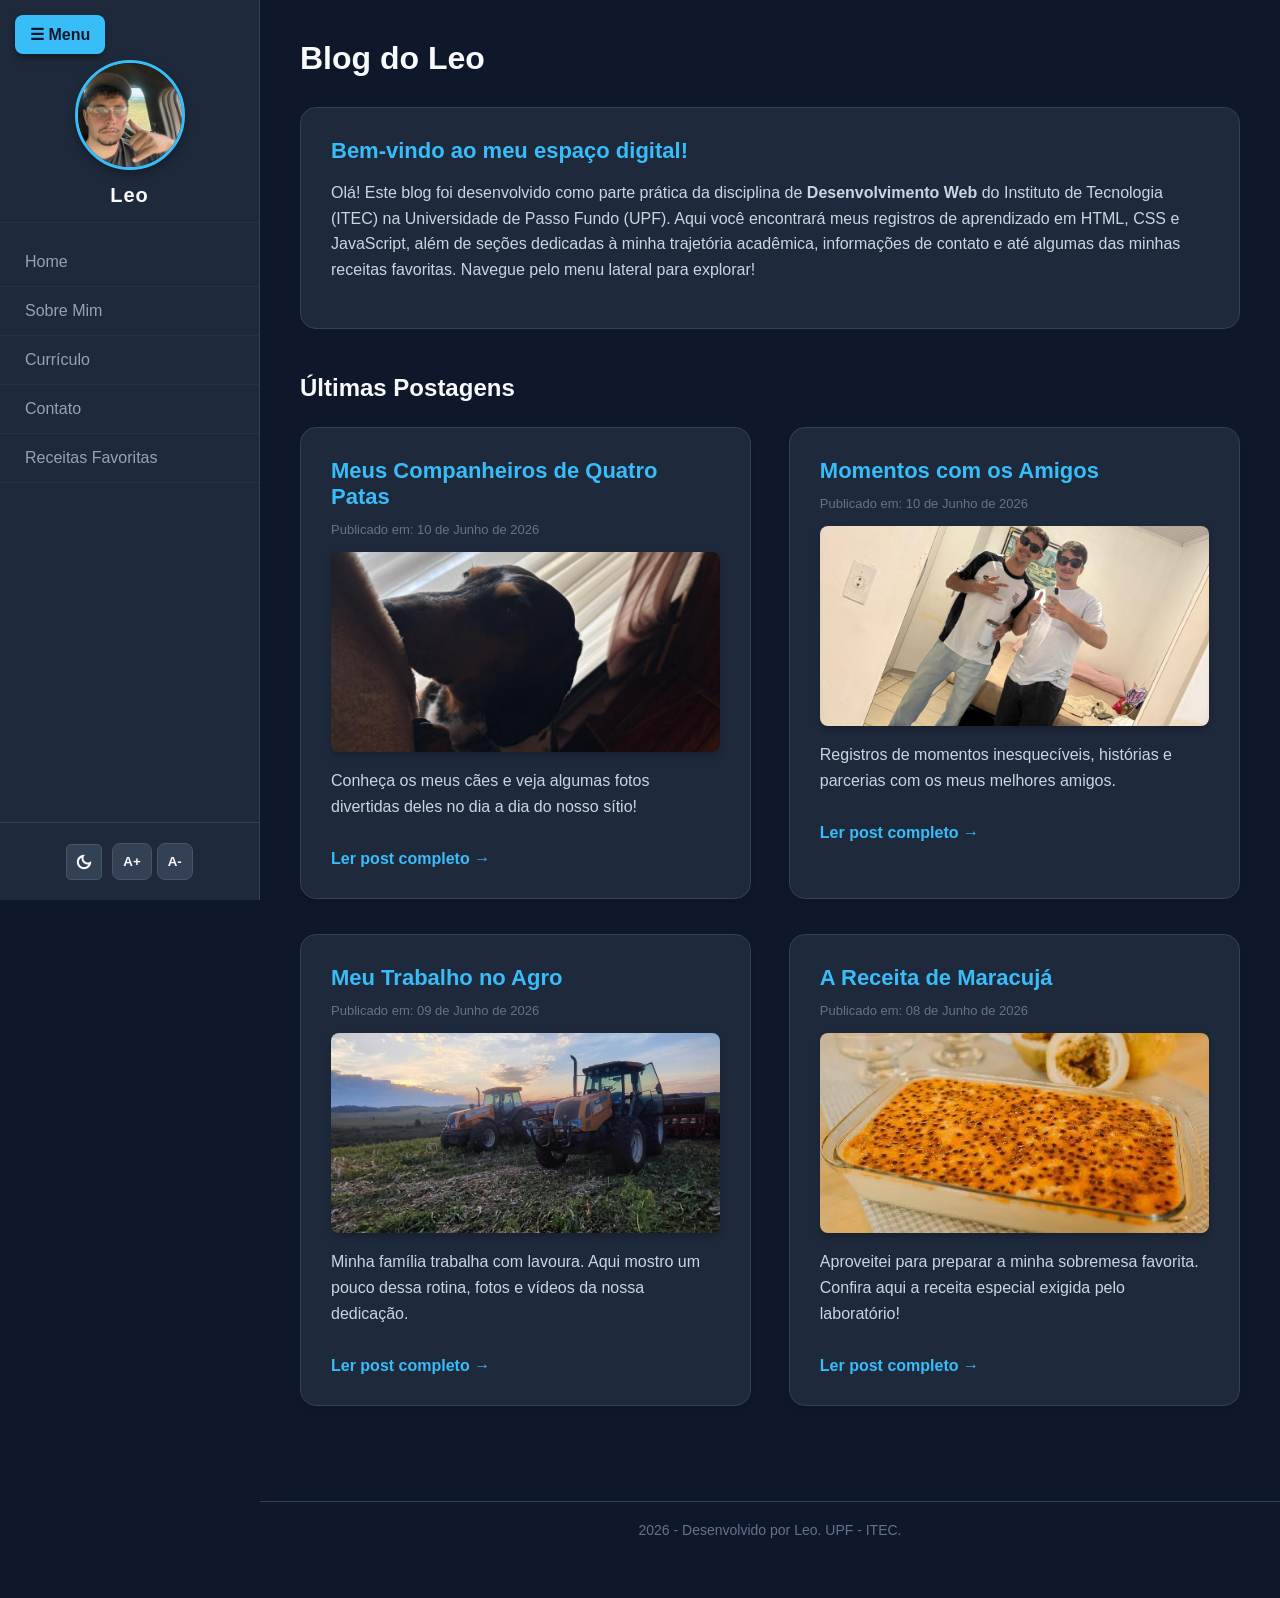
<file: index.html>
<!DOCTYPE html>
<html lang="en">
<head>
    <meta charset="UTF-8">
    <meta name="viewport" content="width=device-width, initial-scale=1.0">
    <title>Blog so Leo</title>
        <link rel="icon" type="image/png" href="./assets/marcos.jpg">
  <link rel="stylesheet" href="./css/styles.css">
  <link rel="stylesheet" href="https://fonts.googleapis.com/css2?family=Material+Symbols+Outlined:opsz,wght,FILL,GRAD@24,400,0,0" />
</head>
<body>
<button id="btn-menu" class="btn-menu-toggle">☰ Menu</button>

<nav class="navbar">
       <div class="perfil-menu">
        <img src="./assets/leo.jpeg" alt="Foto do Leo" class="foto-perfil-menu">
        <h3>Leo</h3>
    </div>
    <a href="index.html">Home</a>
    <a href="about.html">Sobre Mim</a>
    <a href="curriculum.html">Currículo</a>
    <a href="contact.html">Contato</a>
    <a href="receitas.html">Receitas Favoritas</a>

    <div class="controles-acessibilidade">
       <button id="btn-dark-mode" class="material-symbols-outlined">dark_mode</button>
      <div class="botoes-fonte">
            <button id="btn-aumentar">A+</button>
            <button id="btn-diminuir">A-</button>
        </div>
    </div>
</nav>

<header>
    <h1>Blog do Leo</h1>

</header>

<main class="container">
    
<section class="introducao-blog">
        <h2>Bem-vindo ao meu espaço digital!</h2>
        <p>
            Olá! Este blog foi desenvolvido como parte prática da disciplina de <b>Desenvolvimento Web</b> 
            do Instituto de Tecnologia (ITEC) na Universidade de Passo Fundo (UPF). 
            Aqui você encontrará meus registros de aprendizado em HTML, CSS e JavaScript, 
            além de seções dedicadas à minha trajetória acadêmica, informações de contato e até 
            algumas das minhas receitas favoritas. Navegue pelo menu lateral para explorar!
        </p>
    </section>

    <h2 class="titulo-feed">Últimas Postagens</h2>
       <article class="post-card">
        <h3>Meus Companheiros de Quatro Patas</h3>
        <span class="data-post">Publicado em: 10 de Junho de 2026</span>
        <img src="./assets/dog/teo8.jpg" alt="Foto do meu cachorro Theodoro" class="imagem-post imagem-capa-post">
        <p>Conheça os meus cães e veja algumas fotos divertidas deles no dia a dia do nosso sítio!</p>
        <a href="./caes.html" class="link-card-inteiro">Ler post completo →</a>
    </article>

    <article class="post-card">
        <h3>Momentos com os Amigos</h3>
        <span class="data-post">Publicado em: 10 de Junho de 2026</span>
        <img src="./assets/os mano/3.jpg" alt="Foto com os amigos" class="imagem-post imagem-capa-post">
        <p>Registros de momentos inesquecíveis, histórias e parcerias com os meus melhores amigos.</p>
        <a href="./amigos.html" class="link-card-inteiro">Ler post completo →</a>
    </article>

    <article class="post-card">
        <h3>Meu Trabalho no Agro</h3>
        <span class="data-post">Publicado em: 09 de Junho de 2026</span>
        <img src="assets/trabaio/3.jpg" alt="Foto do trabalho no agro" class="imagem-post imagem-capa-post">
        <p>Minha família trabalha com lavoura. Aqui mostro um pouco dessa rotina, fotos e vídeos da nossa dedicação.</p>
        <a href="./trabalho.html" class="link-card-inteiro">Ler post completo →</a>
    </article>

    <article class="post-card">
        <h3>A Receita de Maracujá</h3>
        <span class="data-post">Publicado em: 08 de Junho de 2026</span>
        <img src="./assets/maracuja.png" alt="Foto do mousse de maracujá" class="imagem-post imagem-capa-post">
        <p>Aproveitei para preparar a minha sobremesa favorita. Confira aqui a receita especial exigida pelo laboratório!</p>
        <a href="./maracuja.html" class="link-card-inteiro">Ler post completo →</a>
    </article>
   
</main>

<footer>
    <p> 2026 - Desenvolvido por Leo. UPF - ITEC.</p>
</footer>

<script src="js/script.js"></script>


</body>
</html>
</file>
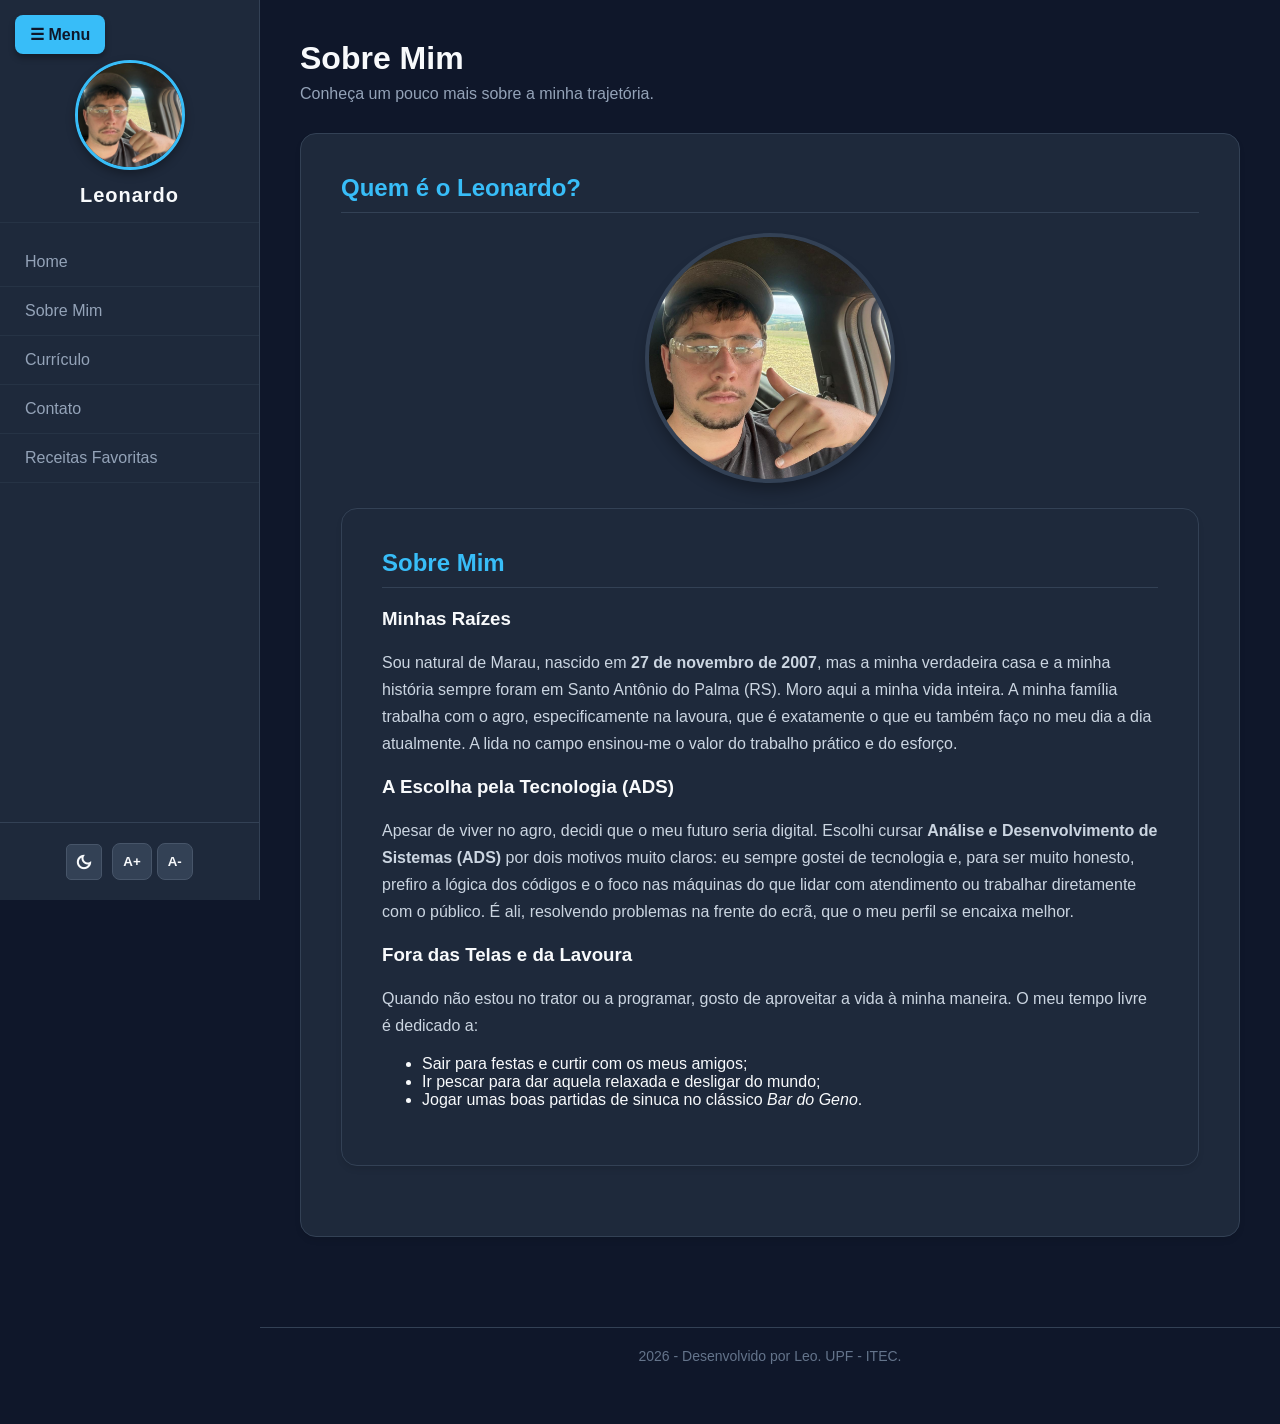
<file: about.html>
<!DOCTYPE html>
<html lang="pt-PT">
<head>
    <meta charset="UTF-8">
    <meta name="viewport" content="width=device-width, initial-scale=1.0">
    <title>Sobre Mim - Blog do Leo</title>
    <link rel="icon" type="image/png" href="./assets/marcos.jpg">
    <link rel="stylesheet" href="./css/styles.css">
    <link rel="stylesheet" href="https://fonts.googleapis.com/css2?family=Material+Symbols+Outlined:opsz,wght,FILL,GRAD@24,400,0,0" />
</head>
<body>
<button id="btn-menu" class="btn-menu-toggle">☰ Menu</button>

<nav class="navbar">
       <div class="perfil-menu">
        <img src="./assets/leo.jpeg" alt="Foto do Leo" class="foto-perfil-menu">
        <h3>Leonardo </h3>
    </div>
    <a href="index.html">Home</a>
    <a href="about.html">Sobre Mim</a>
    <a href="curriculum.html">Currículo</a>
    <a href="contact.html">Contato</a>
    <a href="receitas.html">Receitas Favoritas</a>

 <div class="controles-acessibilidade">
       <button id="btn-dark-mode" class="material-symbols-outlined">dark_mode</button>
      <div class="botoes-fonte">
            <button id="btn-aumentar">A+</button>
            <button id="btn-diminuir">A-</button>
        </div>
    </div>
</nav>
<header>
    <h1>Sobre Mim</h1>
    <p>Conheça um pouco mais sobre a minha trajetória.</p>
</header>

<main class="container">
    <section class="page-card">
        <h2>Quem é o Leonardo?</h2>
        
       <img src="./assets/leo.jpeg" alt="Foto de perfil do Leo" class="foto-perfil-redonda">
        <section class="sobre-mim page-card">
    <h2>Sobre Mim</h2>
    
    <h3>Minhas Raízes</h3>
    <p>
        Sou natural de Marau, nascido em <strong>27 de novembro de 2007</strong>, mas a minha verdadeira casa e a minha história sempre foram em Santo Antônio do Palma (RS). Moro aqui a minha vida inteira. A minha família trabalha com o agro, especificamente na lavoura, que é exatamente o que eu também faço no meu dia a dia atualmente. A lida no campo ensinou-me o valor do trabalho prático e do esforço.
    </p>

    <h3>A Escolha pela Tecnologia (ADS)</h3>
    <p>
        Apesar de viver no agro, decidi que o meu futuro seria digital. Escolhi cursar <strong>Análise e Desenvolvimento de Sistemas (ADS)</strong> por dois motivos muito claros: eu sempre gostei de tecnologia e, para ser muito honesto, prefiro a lógica dos códigos e o foco nas máquinas do que lidar com atendimento ou trabalhar diretamente com o público. É ali, resolvendo problemas na frente do ecrã, que o meu perfil se encaixa melhor.
    </p>

    <h3>Fora das Telas e da Lavoura</h3>
    <p>Quando não estou no trator ou a programar, gosto de aproveitar a vida à minha maneira. O meu tempo livre é dedicado a:</p>
    <ul>
        <li>Sair para festas e curtir com os meus amigos;</li>
        <li>Ir pescar para dar aquela relaxada e desligar do mundo;</li>
        <li>Jogar umas boas partidas de sinuca no clássico <em>Bar do Geno</em>.</li>
    </ul>
</section>
       
    </section>
</main>

<footer>
    <p> 2026 - Desenvolvido por Leo. UPF - ITEC.</p>
</footer>

<script src="js/script.js"></script>
</body>
</html>
</file>
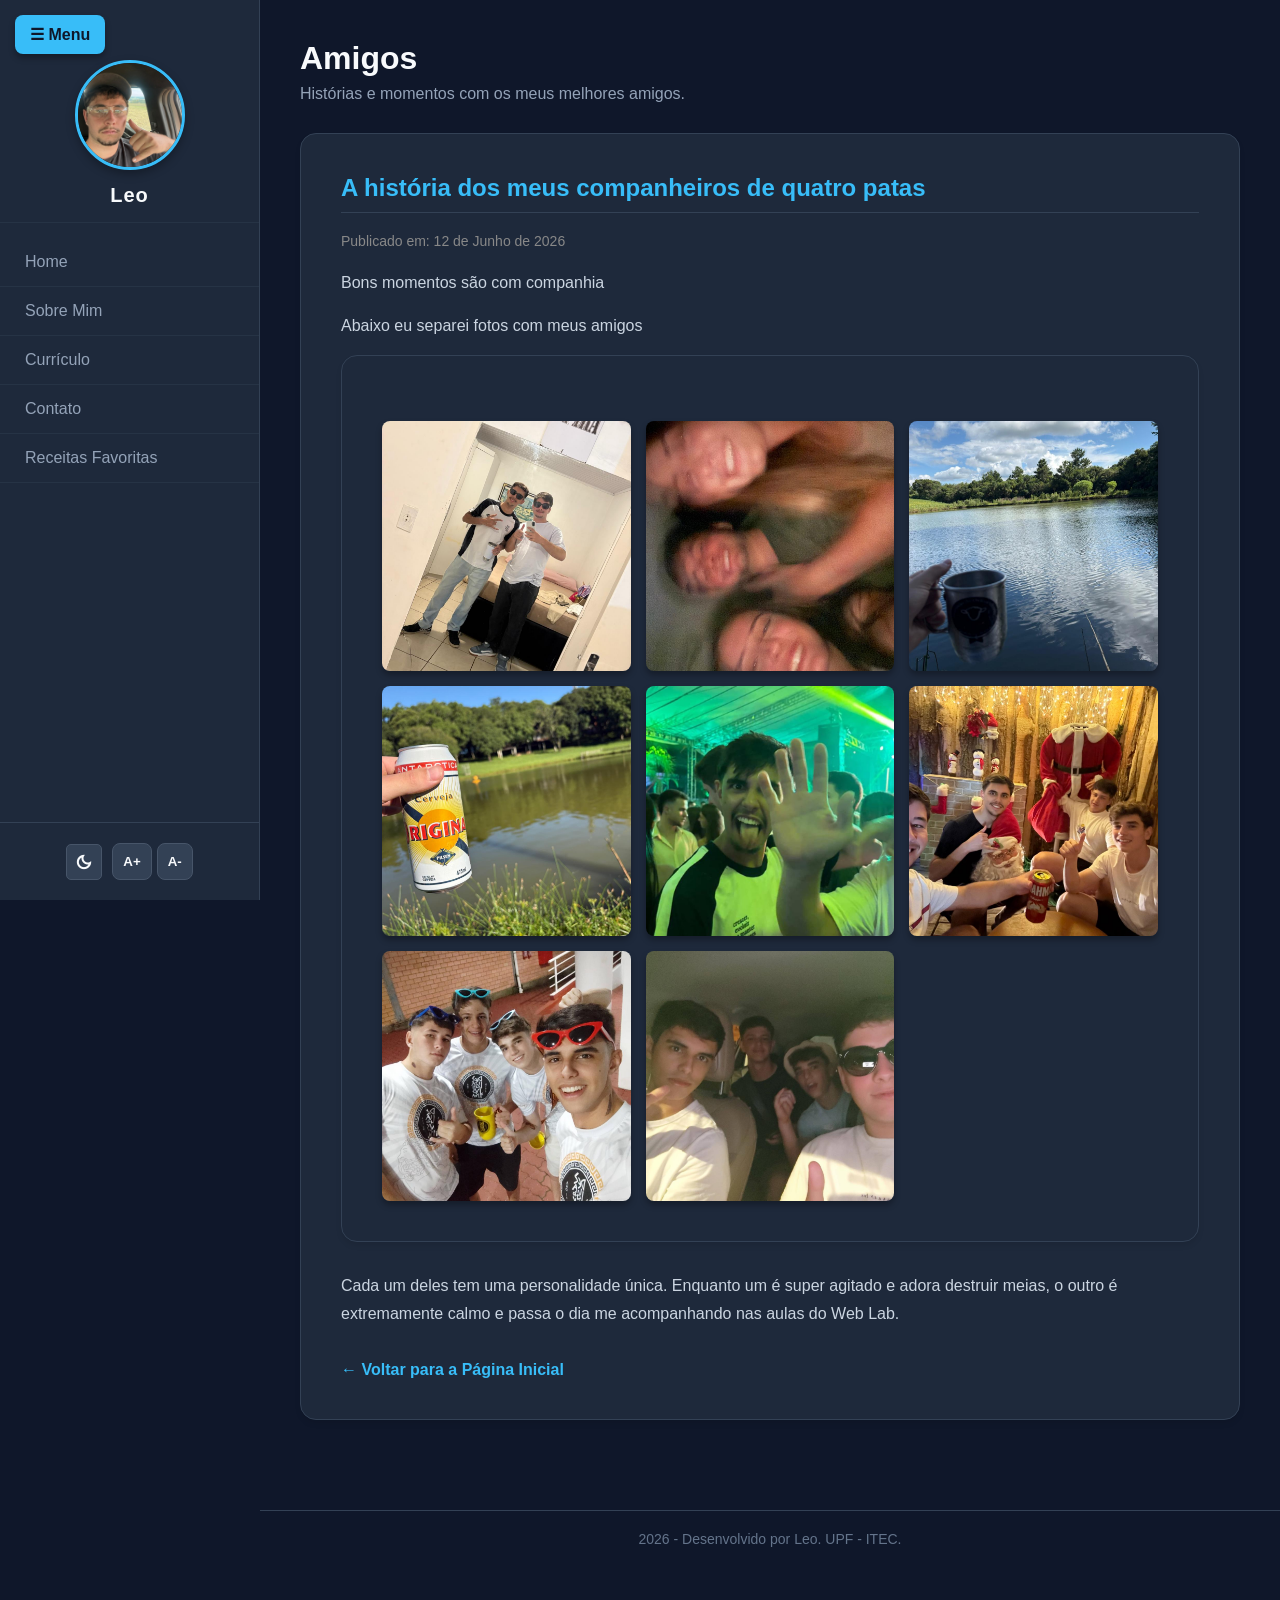
<file: amigos.html>
<!DOCTYPE html>
<html lang="en">
<head>
    <meta charset="UTF-8">
    <meta name="viewport" content="width=device-width, initial-scale=1.0">
    <title>Document</title>
        <link rel="icon" type="image/png" href="./assets/marcos.jpg">
        <link rel="stylesheet" href="./css/styles.css">
        <link rel="stylesheet" href="https://fonts.googleapis.com/css2?family=Material+Symbols+Outlined:opsz,wght,FILL,GRAD@24,400,0,0" />
</head>
<body>
<button id="btn-menu" class="btn-menu-toggle">☰ Menu</button>

<nav class="navbar">
       <div class="perfil-menu">
        <img src="./assets/leo.jpeg" alt="Foto do Leo" class="foto-perfil-menu">
        <h3>Leo</h3>
    </div>
    <a href="index.html">Home</a>
    <a href="about.html">Sobre Mim</a>
    <a href="curriculum.html">Currículo</a>
    <a href="contact.html">Contato</a>
    <a href="receitas.html">Receitas Favoritas</a>

   <div class="controles-acessibilidade">
       <button id="btn-dark-mode" class="material-symbols-outlined">dark_mode</button>
      <div class="botoes-fonte">
            <button id="btn-aumentar">A+</button>
            <button id="btn-diminuir">A-</button>
        </div>
    </div>
</nav>
<header>
    <h1>Amigos</h1>
    <p>Histórias e momentos com os meus melhores amigos.</p>
</header>

<main class="container">
    <section class="page-card">
        <h2>A história dos meus companheiros de quatro patas</h2>
        <span class="data-post" style="color: #888; font-size: 14px; display: block; margin-bottom: 20px;">Publicado em: 12 de Junho de 2026</span>
        
        <p>Bons momentos são com companhia</p>
        
        <p>Abaixo eu separei fotos com meus amigos</p>
        
     
    <article class="page-card">
       
        <!-- A 'super-caixa' da galeria -->
        <section class="galeria-grid">
            <img src="./assets/os mano/3.jpg" alt="Foto do meu cão 1">
             <img src="./assets/os mano/7.jpg" alt="Foto do meu cão 1">
              <img src="./assets/os mano/4.jpg" alt="Foto do meu cão 1">
               <img src="./assets/os mano/12.jpeg" alt="Foto do meu cão 1">
                <img src="./assets/os mano/13.jpg" alt="Foto do meu cão 1">
                 <img src="./assets/os mano/16.jpg" alt="Foto do meu cão 1">
                  <img src="./assets/os mano/18.jpg" alt="Foto do meu cão 1">
                  <img src="./assets/os mano/19.jpg" alt="Foto do meu cão 1">
  
        </section>

    </article>

        
        <p style="margin-top: 25px;">Cada um deles tem uma personalidade única. Enquanto um é super agitado e adora destruir meias, o outro é extremamente calmo e passa o dia me acompanhando nas aulas do Web Lab.</p>
        
        <br>
        <a href="index.html" style="color: #38bdf8; font-weight: bold; text-decoration: none;">← Voltar para a Página Inicial</a>
    </section>
</main>

<footer>
    <p> 2026 - Desenvolvido por Leo. UPF - ITEC.</p>
</footer>

<script src="js/script.js"></script>
</body>
</html>
</file>
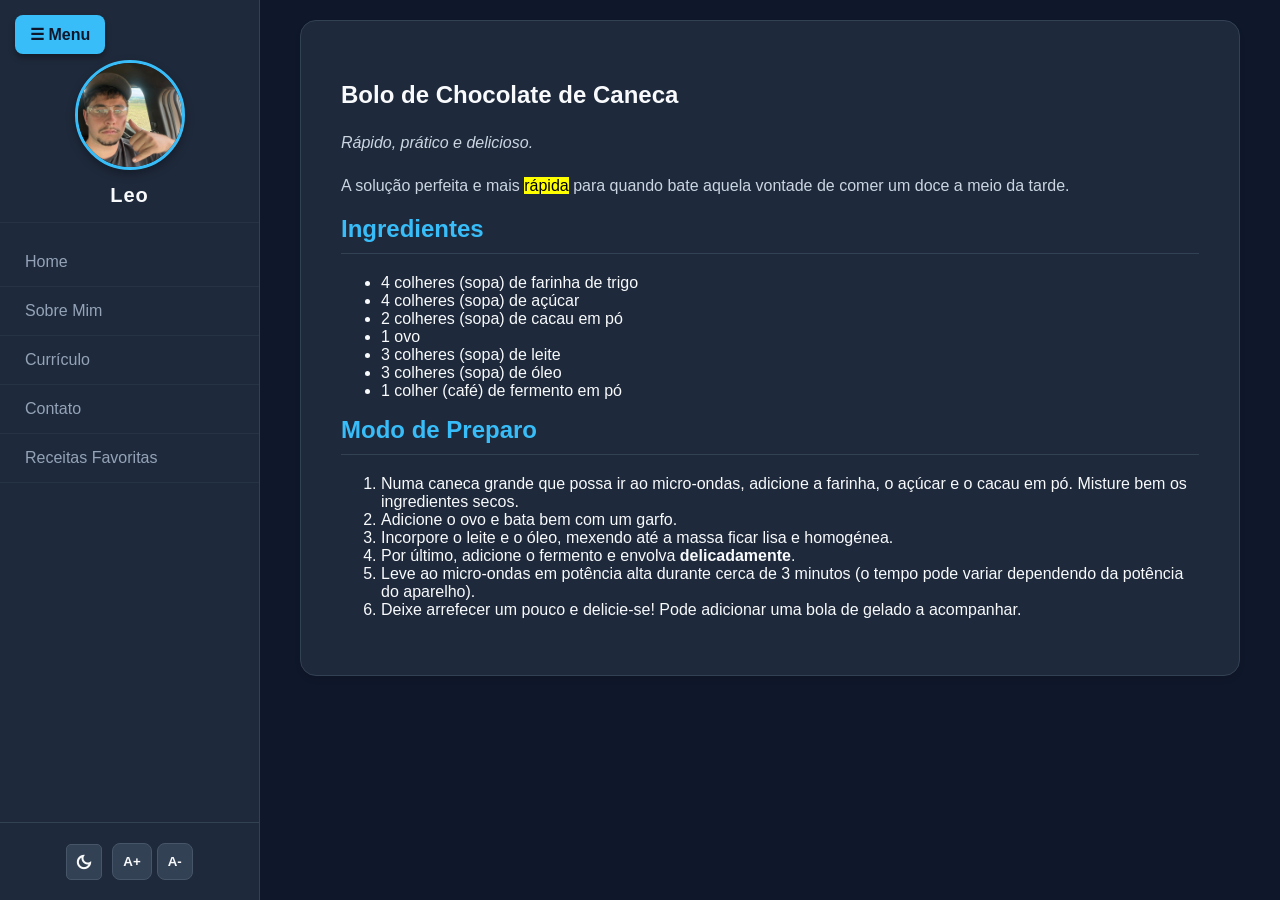
<file: bolo.html>
<!DOCTYPE html>
<html lang="pt-PT">
<head>
    <meta charset="UTF-8">
    <meta name="viewport" content="width=device-width, initial-scale=1.0">
    <title>Bolo de Caneca - Blog do Leo</title>
        <link rel="icon" type="image/png" href="./assets/marcos.jpg">
    <link rel="stylesheet" href="./css/styles.css">
    <link rel="stylesheet" href="https://fonts.googleapis.com/css2?family=Material+Symbols+Outlined:opsz,wght,FILL,GRAD@24,400,0,0" />
</head>
<body>
<button id="btn-menu" class="btn-menu-toggle">☰ Menu</button>
<nav class="navbar">
       <div class="perfil-menu">
        <img src="./assets/leo.jpeg" alt="Foto do Leo" class="foto-perfil-menu">
        <h3>Leo</h3>
    </div>
    <a href="index.html">Home</a>
    <a href="about.html">Sobre Mim</a>
    <a href="curriculum.html">Currículo</a>
    <a href="contact.html">Contato</a>
    <a href="receitas.html">Receitas Favoritas</a>

    <div class="controles-acessibilidade">
       <button id="btn-dark-mode" class="material-symbols-outlined">dark_mode</button>
      <div class="botoes-fonte">
            <button id="btn-aumentar">A+</button>
            <button id="btn-diminuir">A-</button>
        </div>
    </div>
</nav>
<main class="container">
    <section class="page-card">
        
        <h1>Bolo de Chocolate de Caneca</h1>
        
        <p><em>Rápido, prático e delicioso.</em></p>
        
        <p>A solução perfeita e mais <mark style="background-color: yellow;">rápida</mark> para quando bate aquela vontade de comer um doce a meio da tarde.</p>
        
        <h2>Ingredientes</h2>
        
        <ul>
            <li>4 colheres (sopa) de farinha de trigo</li>
            <li>4 colheres (sopa) de açúcar</li>
            <li>2 colheres (sopa) de cacau em pó</li>
            <li>1 ovo</li>
            <li>3 colheres (sopa) de leite</li>
            <li>3 colheres (sopa) de óleo</li>
            <li>1 colher (café) de fermento em pó</li>
        </ul>
        
        <h2>Modo de Preparo</h2>
        
        <ol>
            <li>Numa caneca grande que possa ir ao micro-ondas, adicione a farinha, o açúcar e o cacau em pó. Misture bem os ingredientes secos.</li>
            <li>Adicione o ovo e bata bem com um garfo.</li>
            <li>Incorpore o leite e o óleo, mexendo até a massa ficar lisa e homogénea.</li>
            <li>Por último, adicione o fermento e envolva <strong>delicadamente</strong>.</li>
            <li>Leve ao micro-ondas em potência alta durante cerca de 3 minutos (o tempo pode variar dependendo da potência do aparelho).</li>
            <li>Deixe arrefecer um pouco e delicie-se! Pode adicionar uma bola de gelado a acompanhar.</li>
        </ol>

    </section>
</main>

<script src="js/script.js"></script>

</body>
</html>
</file>
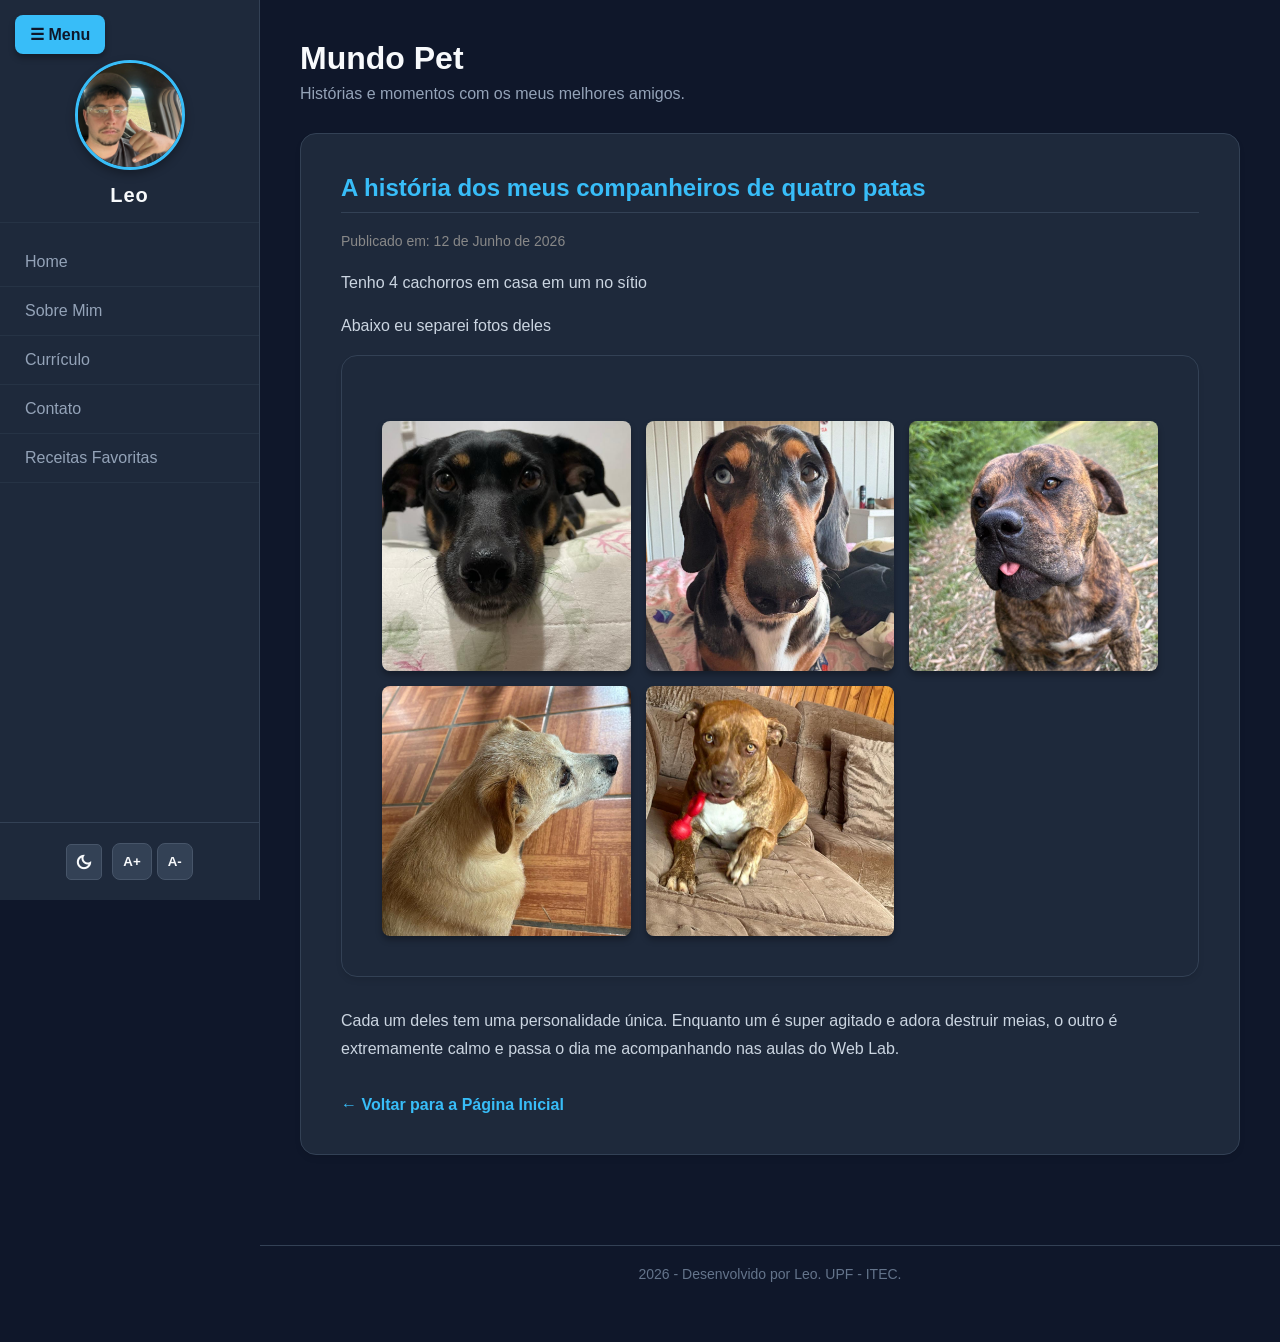
<file: caes.html>
<!DOCTYPE html>
<html lang="pt-PT">
<head>
    <meta charset="UTF-8">
    <meta name="viewport" content="width=device-width, initial-scale=1.0">
    <title>Meus Cães - Blog do Leo</title>
        <link rel="icon" type="image/png" href="./assets/marcos.jpg">
    <link rel="stylesheet" href="./css/styles.css">
    <link rel="stylesheet" href="https://fonts.googleapis.com/css2?family=Material+Symbols+Outlined:opsz,wght,FILL,GRAD@24,400,0,0" />
</head>
<body>

<button id="btn-menu" class="btn-menu-toggle">☰ Menu</button>

<nav class="navbar">
       <div class="perfil-menu">
        <img src="./assets/leo.jpeg" alt="Foto do Leo" class="foto-perfil-menu">
        <h3>Leo</h3>
    </div>
    <a href="index.html">Home</a>
    <a href="about.html">Sobre Mim</a>
    <a href="curriculum.html">Currículo</a>
    <a href="contact.html">Contato</a>
    <a href="receitas.html">Receitas Favoritas</a>

    <div class="controles-acessibilidade">
       <button id="btn-dark-mode" class="material-symbols-outlined">dark_mode</button>
      <div class="botoes-fonte">
            <button id="btn-aumentar">A+</button>
            <button id="btn-diminuir">A-</button>
        </div>
    </div>
</nav>

<header>
    <h1>Mundo Pet</h1>
    <p>Histórias e momentos com os meus melhores amigos.</p>
</header>

<main class="container">
    <section class="page-card">
        <h2>A história dos meus companheiros de quatro patas</h2>
        <span class="data-post" style="color: #888; font-size: 14px; display: block; margin-bottom: 20px;">Publicado em: 12 de Junho de 2026</span>
        
        <p>Tenho 4 cachorros em casa em um no sítio</p>
        
        <p>Abaixo eu separei fotos deles</p>
        
    <article class="page-card">
      

        <!-- A 'super-caixa' da galeria -->
        <section class="galeria-grid">
            <img src="./assets/dog/malu5.jpeg" alt="Foto do meu cão 1">
            <img src="./assets/dog/teo6.jpg" alt="Foto do meu cão 2">
            <img src="./assets/dog/tigrao2.jpg" alt="Foto do meu cão 3">
            <img src="./assets/dog/spike1.jpg" alt="Foto do meu cão 4">
            <img src="./assets/dog/zara2.jpg" alt="Foto do meu cão 5">
        </section>

    </article>

        
        <p style="margin-top: 25px;">Cada um deles tem uma personalidade única. Enquanto um é super agitado e adora destruir meias, o outro é extremamente calmo e passa o dia me acompanhando nas aulas do Web Lab.</p>
        
        <br>
        <a href="index.html" style="color:#38bdf8; font-weight: bold; text-decoration: none;">← Voltar para a Página Inicial</a>
    </section>
</main>

<footer>
    <p> 2026 - Desenvolvido por Leo. UPF - ITEC.</p>
</footer>

<script src="js/script.js"></script>
</body>
</html>
</file>
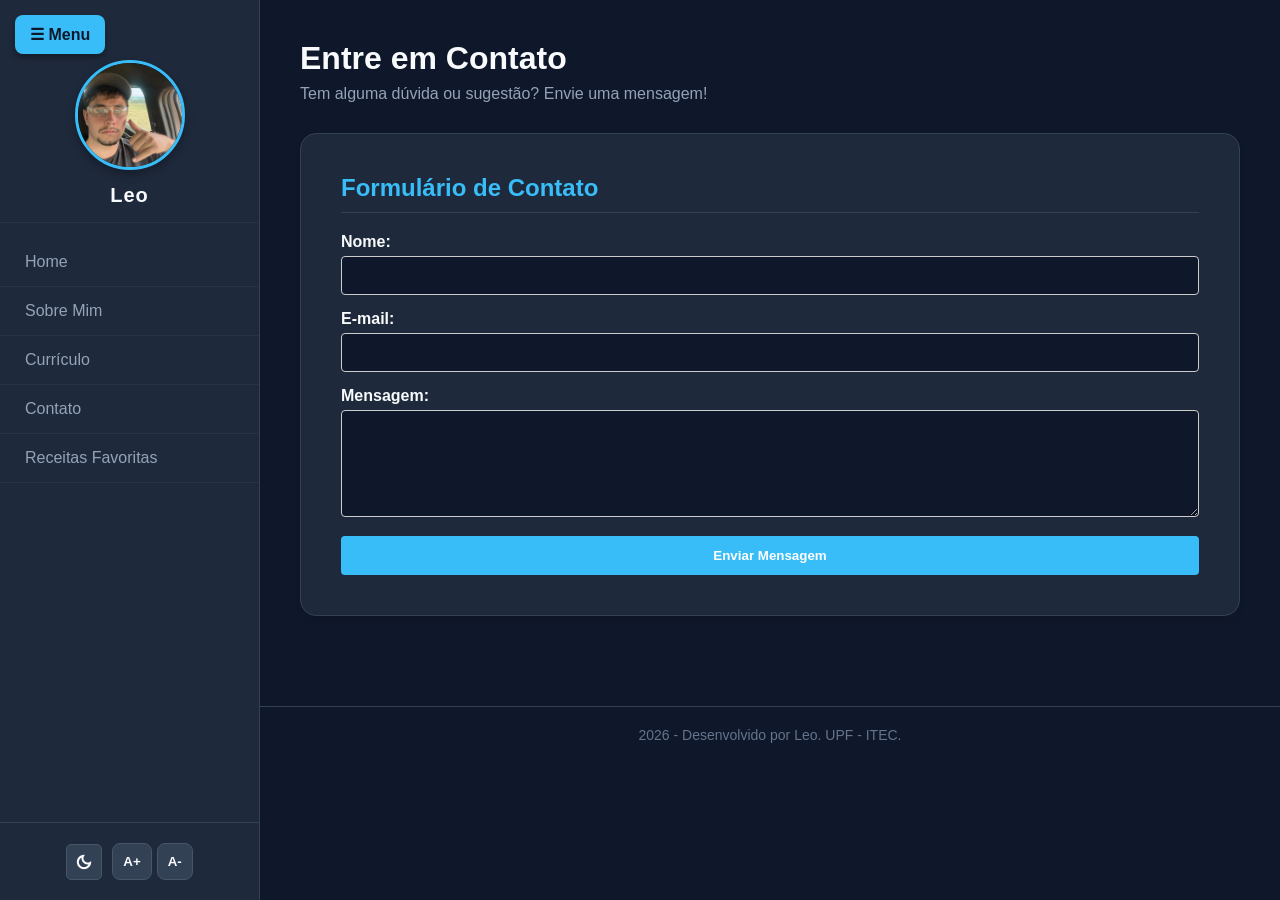
<file: contact.html>
<!DOCTYPE html>
<html lang="pt-PT">
<head>
    <meta charset="UTF-8">
    <meta name="viewport" content="width=device-width, initial-scale=1.0">
    <title>Contato - Blog do Leo</title>
        <link rel="icon" type="image/png" href="./assets/marcos.jpg">
    <link rel="stylesheet" href="./css/styles.css">
    <link rel="stylesheet" href="https://fonts.googleapis.com/css2?family=Material+Symbols+Outlined:opsz,wght,FILL,GRAD@24,400,0,0" />
</head>
<body>
<button id="btn-menu" class="btn-menu-toggle">☰ Menu</button>

<nav class="navbar">
       <div class="perfil-menu">
        <img src="./assets/leo.jpeg" alt="Foto do Leo" class="foto-perfil-menu">
        <h3>Leo</h3>
    </div>
    <a href="index.html">Home</a>
    <a href="about.html">Sobre Mim</a>
    <a href="curriculum.html">Currículo</a>
    <a href="contact.html">Contato</a>
    <a href="receitas.html">Receitas Favoritas</a>

    <div class="controles-acessibilidade">
       <button id="btn-dark-mode" class="material-symbols-outlined">dark_mode</button>
      <div class="botoes-fonte">
            <button id="btn-aumentar">A+</button>
            <button id="btn-diminuir">A-</button>
        </div>
    </div>
</nav>
<header>
    <h1>Entre em Contato</h1>
    <p>Tem alguma dúvida ou sugestão? Envie uma mensagem!</p>
</header>

<main class="container">
    <section class="page-card">
        <h2>Formulário de Contato</h2>
        
        <form id="form-contato" style="display: flex; flex-direction: column; gap: 15px;">
            <div>
                <label style="display: block; margin-bottom: 5px; font-weight: bold;">Nome:</label>
                <input type="text" id="nome" style="width: 100%; padding: 10px; border: 1px solid #ccc; border-radius: 4px;">
            </div>
            
            <div>
                <label style="display: block; margin-bottom: 5px; font-weight: bold;">E-mail:</label>
                <input type="email" id="email" style="width: 100%; padding: 10px; border: 1px solid #ccc; border-radius: 4px;">
            </div>
            
            <div>
                <label style="display: block; margin-bottom: 5px; font-weight: bold;">Mensagem:</label>
                <textarea id="mensagem" rows="5" style="width: 100%; padding: 10px; border: 1px solid #ccc; border-radius: 4px;"></textarea>
            </div>
            
            <button type="submit" style="background-color:  #38bdf8; color: white; padding: 12px; border: none; border-radius: 4px; cursor: pointer; font-weight: bold;">Enviar Mensagem</button>
        </form>
    </section>
</main>

<footer>
    <p> 2026 - Desenvolvido por Leo. UPF - ITEC.</p>
</footer>

<script src="js/script.js"></script>
</body>
</html>
</file>
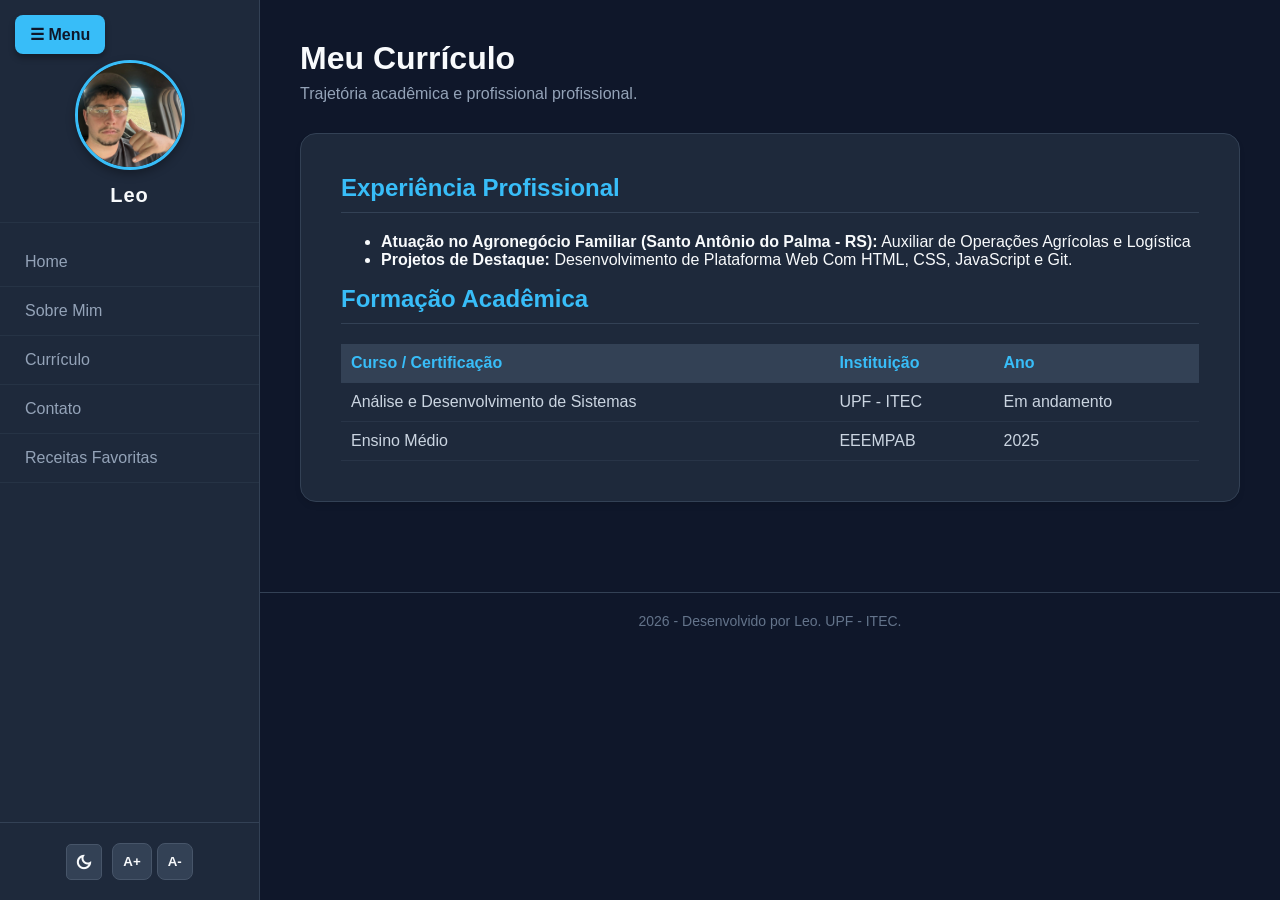
<file: curriculum.html>
<!DOCTYPE html>
<html lang="pt-PT">
<head>
    <meta charset="UTF-8">
    <meta name="viewport" content="width=device-width, initial-scale=1.0">
    <title>Currículo - Blog do Leo</title>
        <link rel="icon" type="image/png" href="./assets/marcos.jpg">
    <link rel="stylesheet" href="./css/styles.css">
    <link rel="stylesheet" href="https://fonts.googleapis.com/css2?family=Material+Symbols+Outlined:opsz,wght,FILL,GRAD@24,400,0,0" />
</head>
<body>

<button id="btn-menu" class="btn-menu-toggle">☰ Menu</button>

<nav class="navbar">
       <div class="perfil-menu">
        <img src="./assets/leo.jpeg" alt="Foto do Leo" class="foto-perfil-menu">
        <h3>Leo</h3>
    </div>
    <a href="index.html">Home</a>
    <a href="about.html">Sobre Mim</a>
    <a href="curriculum.html">Currículo</a>
    <a href="contact.html">Contato</a>
    <a href="receitas.html">Receitas Favoritas</a>

   <div class="controles-acessibilidade">
       <button id="btn-dark-mode" class="material-symbols-outlined">dark_mode</button>
      <div class="botoes-fonte">
            <button id="btn-aumentar">A+</button>
            <button id="btn-diminuir">A-</button>
        </div>
    </div>
</nav>

<header>
    <h1>Meu Currículo</h1>
    <p>Trajetória acadêmica e profissional profissional.</p>
</header>

<main class="container">
    <section class="page-card">
        <h2>Experiência Profissional</h2>
        <ul>
            <li><b>Atuação no Agronegócio Familiar (Santo Antônio do Palma - RS):</b> Auxiliar de Operações Agrícolas e Logística </li>
            <li><b>Projetos de Destaque:</b> Desenvolvimento de Plataforma Web Com HTML, CSS, JavaScript e Git.</li>
        </ul>
        
        <h2>Formação Acadêmica</h2>
        <table style="width: 100%; border-collapse: collapse; margin-top: 15px;">
            <thead>
                <tr style="background-color: #1abc9c; color: white;">
                    <th style="padding: 10px; text-align: left;">Curso / Certificação</th>
                    <th style="padding: 10px; text-align: left;">Instituição</th>
                    <th style="padding: 10px; text-align: left;">Ano</th>
                </tr>
            </thead>
            <tbody>
                <tr style="border-bottom: 1px solid #ddd;">
                    <td style="padding: 10px;">Análise e Desenvolvimento de Sistemas </td>
                    <td style="padding: 10px;">UPF - ITEC</td>
                    <td style="padding: 10px;">Em andamento</td>
                </tr>
                <tr style="border-bottom: 1px solid #ddd;">
                    <td style="padding: 10px;">Ensino Médio </td>
                    <td style="padding: 10px;">EEEMPAB</td>
                    <td style="padding: 10px;">2025</td>
                </tr>
            </tbody>
        </table>
    </section>
</main>

<footer>
    <p> 2026 - Desenvolvido por Leo. UPF - ITEC.</p>
</footer>

<script src="js/script.js"></script>
</body>
</html>
</file>
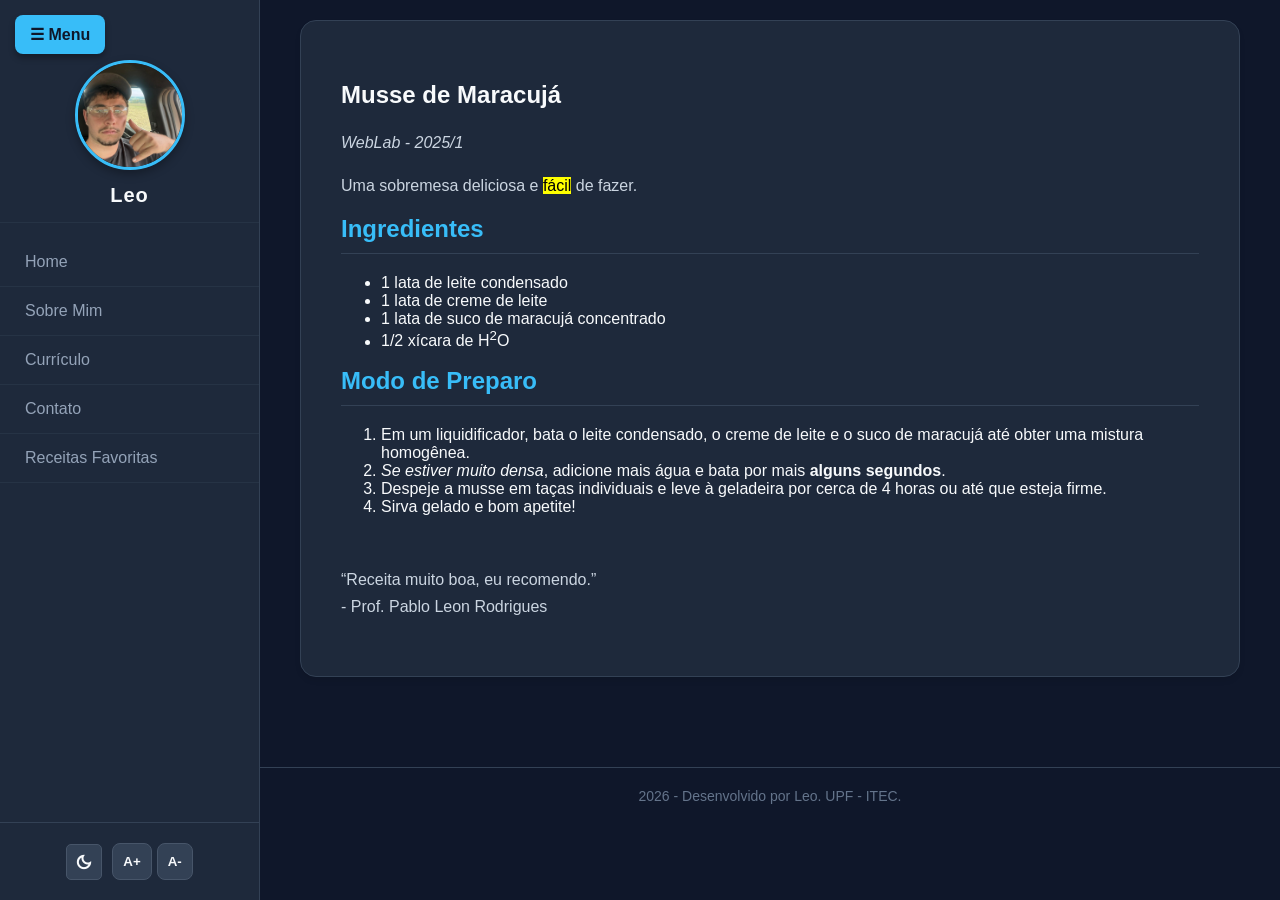
<file: maracuja.html>
<!DOCTYPE html>
<html lang="en">
<head>
    <meta charset="UTF-8">
    <meta name="viewport" content="width=device-width, initial-scale=1.0">
    <title>Document</title>
        <link rel="icon" type="image/png" href="./assets/marcos.jpg">
   <link rel="stylesheet" href="./css/styles.css">
   <link rel="stylesheet" href="https://fonts.googleapis.com/css2?family=Material+Symbols+Outlined:opsz,wght,FILL,GRAD@24,400,0,0" />
</head>
<body>
<button id="btn-menu" class="btn-menu-toggle">☰ Menu</button>

<nav class="navbar">
       <div class="perfil-menu">
        <img src="./assets/leo.jpeg" alt="Foto do Leo" class="foto-perfil-menu">
        <h3>Leo</h3>
    </div>
    <a href="index.html">Home</a>
    <a href="about.html">Sobre Mim</a>
    <a href="curriculum.html">Currículo</a>
    <a href="contact.html">Contato</a>
    <a href="receitas.html">Receitas Favoritas</a>

    <div class="controles-acessibilidade">
       <button id="btn-dark-mode" class="material-symbols-outlined">dark_mode</button>
      <div class="botoes-fonte">
            <button id="btn-aumentar">A+</button>
            <button id="btn-diminuir">A-</button>
        </div>
    </div>
</nav>
<main class="container">
    <section class="page-card">
        
        <h1>Musse de Maracujá</h1>
        
        <p><em>WebLab - 2025/1</em></p>
        
        <p>Uma sobremesa deliciosa e <mark style="background-color: yellow;">fácil</mark> de fazer.</p>
        
        <h2>Ingredientes</h2>
        
        <ul>
            <li>1 lata de leite condensado</li>
            <li>1 lata de creme de leite</li>
            <li>1 lata de suco de maracujá concentrado</li>
            <li>1/2 xícara de H<sup>2</sup>O</li>
        </ul>
        
        <h2>Modo de Preparo</h2>
        
        <ol>
            <li>Em um liquidificador, bata o leite condensado, o creme de leite e o suco de maracujá até obter uma mistura homogênea.</li>
            <li><em>Se estiver muito densa</em>, adicione mais água e bata por mais <strong>alguns segundos</strong>.</li>
            <li>Despeje a musse em taças individuais e leve à geladeira por cerca de 4 horas ou até que esteja firme.</li>
            <li>Sirva gelado e bom apetite!</li>
        </ol>
        
        <br>
        <p>
            “Receita muito boa, eu recomendo.”<br>
            - Prof. Pablo Leon Rodrigues
        </p>

    </section>
</main>
<footer>
    <p> 2026 - Desenvolvido por Leo. UPF - ITEC.</p>
</footer>

<script src="js/script.js"></script>
</body>
</html>
</file>
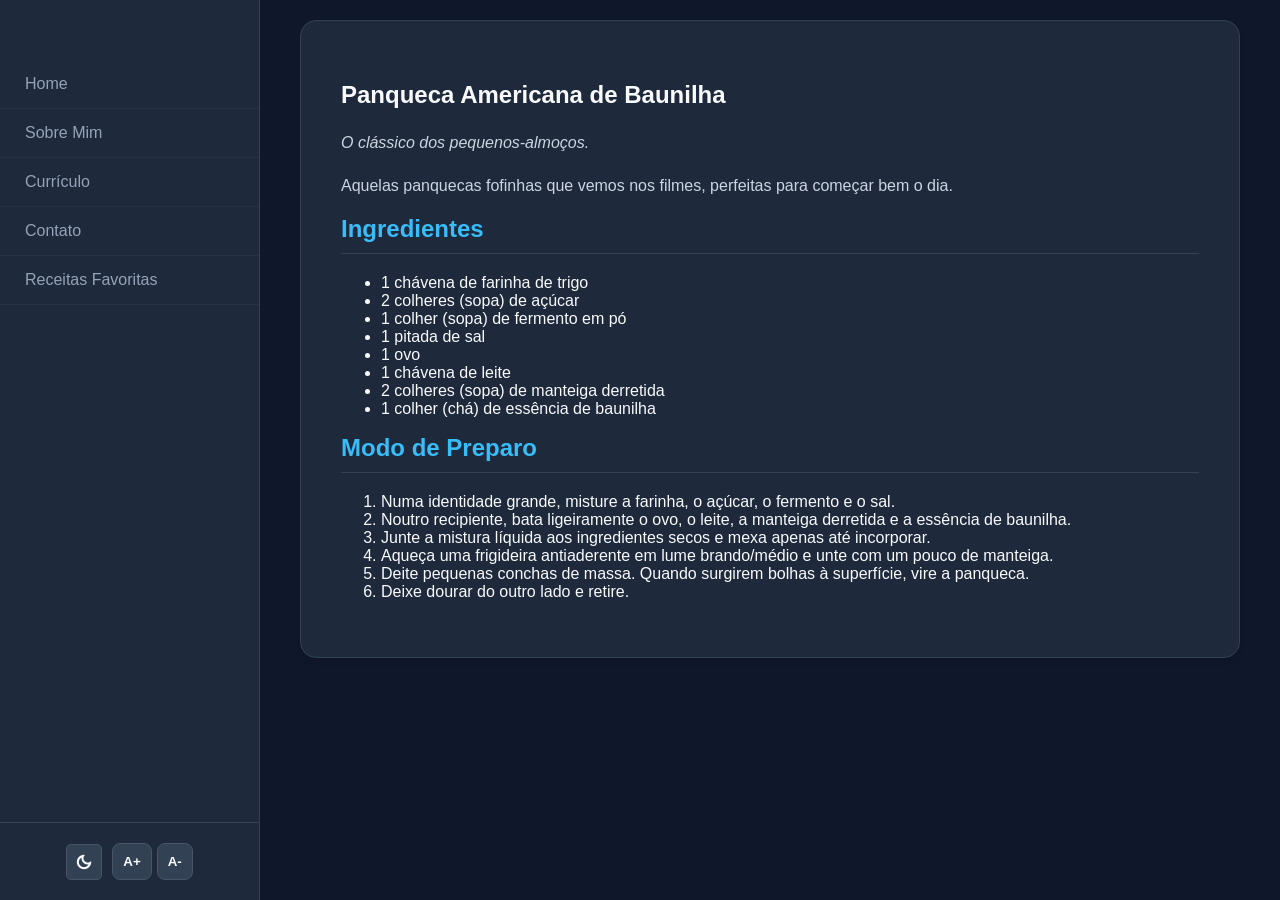
<file: panqueca.html>
<!DOCTYPE html>
<html lang="pt-PT">
<head>
    <meta charset="UTF-8">
    <meta name="viewport" content="width=device-width, initial-scale=1.0">
    <title>Panqueca Americana - Blog do Leo</title>
        <link rel="icon" type="image/png" href="./assets/marcos.jpg">
    <link rel="stylesheet" href="./css/styles.css">
    <link rel="stylesheet" href="https://fonts.googleapis.com/css2?family=Material+Symbols+Outlined:opsz,wght,FILL,GRAD@24,400,0,0" />
</head>
<body>

<nav class="navbar">
    <a href="index.html">Home</a>
    <a href="about.html">Sobre Mim</a>
    <a href="curriculum.html">Currículo</a>
    <a href="contact.html">Contato</a>
    <a href="receitas.html">Receitas Favoritas</a>
    
    <div class="controles-acessibilidade">
        <button id="btn-dark-mode" class="material-symbols-outlined">dark_mode</button>
        <div class="botoes-fonte">
            <button id="btn-aumentar">A+</button>
            <button id="btn-diminuir">A-</button>
        </div>
    </div>
</nav>

<main class="container">
    <section class="page-card">
        
        
        <h1>Panqueca Americana de Baunilha</h1>
        <p><em>O clássico dos pequenos-almoços.</em></p>
        <p>Aquelas panquecas fofinhas que vemos nos filmes, perfeitas para começar bem o dia.</p>
        
        <h2>Ingredientes</h2>
        <ul>
            <li>1 chávena de farinha de trigo</li>
            <li>2 colheres (sopa) de açúcar</li>
            <li>1 colher (sopa) de fermento em pó</li>
            <li>1 pitada de sal</li>
            <li>1 ovo</li>
            <li>1 chávena de leite</li>
            <li>2 colheres (sopa) de manteiga derretida</li>
            <li>1 colher (chá) de essência de baunilha</li>
        </ul>
        
        <h2>Modo de Preparo</h2>
        <ol>
            <li>Numa identidade grande, misture a farinha, o açúcar, o fermento e o sal.</li>
            <li>Noutro recipiente, bata ligeiramente o ovo, o leite, a manteiga derretida e a essência de baunilha.</li>
            <li>Junte a mistura líquida aos ingredientes secos e mexa apenas até incorporar.</li>
            <li>Aqueça uma frigideira antiaderente em lume brando/médio e unte com um pouco de manteiga.</li>
            <li>Deite pequenas conchas de massa. Quando surgirem bolhas à superfície, vire a panqueca.</li>
            <li>Deixe dourar do outro lado e retire.</li>
        </ol>

    </section>
</main>

<script src="js/script.js"></script>

</body>
</html>
</file>
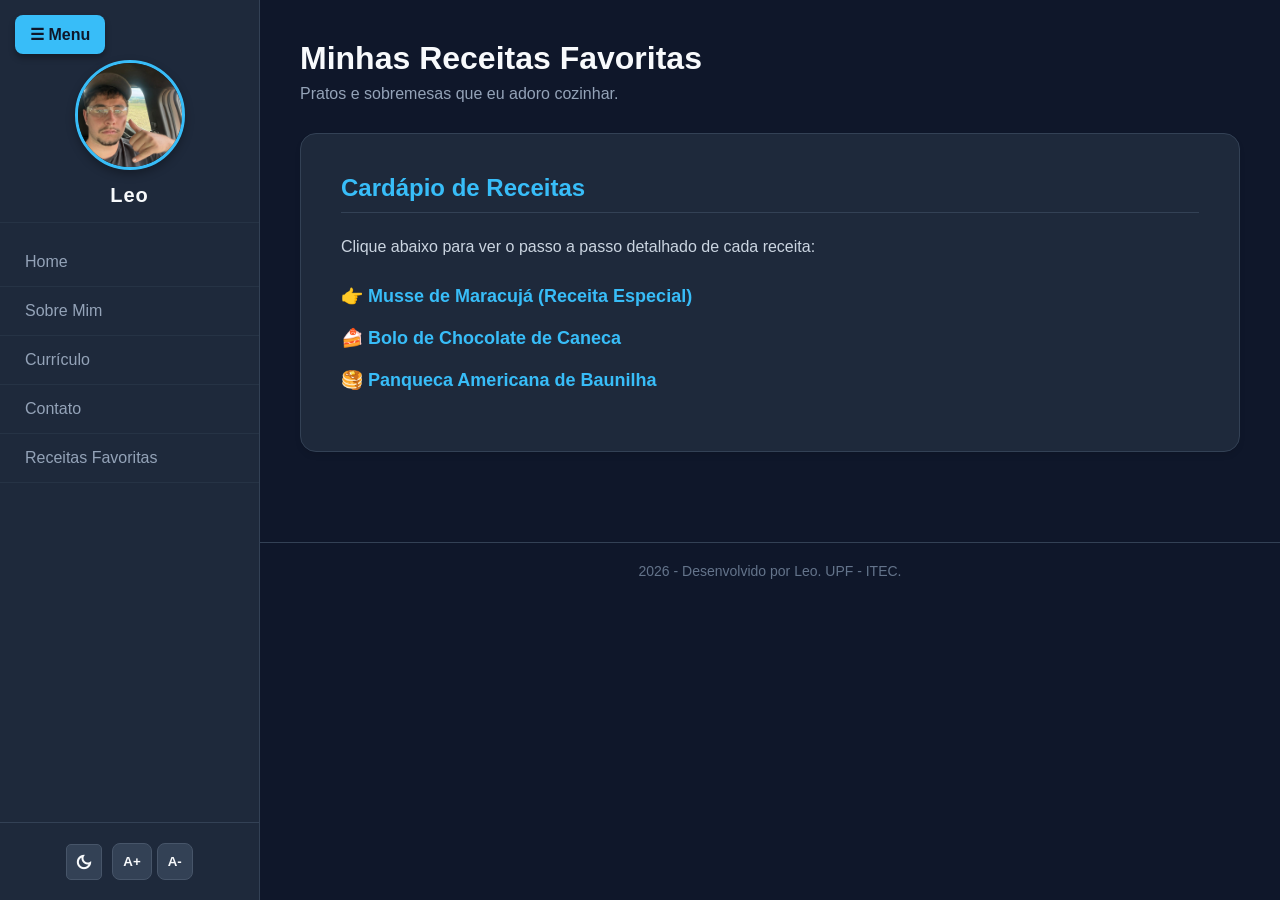
<file: receitas.html>
<!DOCTYPE html>
<html lang="pt-PT">
<head>
    <meta charset="UTF-8">
    <meta name="viewport" content="width=device-width, initial-scale=1.0">
    <title>Receitas - Blog do Leo</title>
        <link rel="icon" type="image/png" href="./assets/marcos.jpg">
    <link rel="stylesheet" href="./css/styles.css">
</head>
<body>
<button id="btn-menu" class="btn-menu-toggle">☰ Menu</button><link rel="stylesheet" href="https://fonts.googleapis.com/css2?family=Material+Symbols+Outlined:opsz,wght,FILL,GRAD@24,400,0,0" />

<nav class="navbar">
       <div class="perfil-menu">
        <img src="./assets/leo.jpeg" alt="Foto do Leo" class="foto-perfil-menu">
        <h3>Leo</h3>
    </div>
    <a href="index.html">Home</a>
    <a href="about.html">Sobre Mim</a>
    <a href="curriculum.html">Currículo</a>
    <a href="contact.html">Contato</a>
    <a href="receitas.html">Receitas Favoritas</a>

     <div class="controles-acessibilidade">
       <button id="btn-dark-mode" class="material-symbols-outlined">dark_mode</button>
      <div class="botoes-fonte">
            <button id="btn-aumentar">A+</button>
            <button id="btn-diminuir">A-</button>
        </div>
    </div>
</nav>
<header>
    <h1>Minhas Receitas Favoritas</h1>
    <p>Pratos e sobremesas que eu adoro cozinhar.</p>
</header>

<main class="container">
    <section class="page-card">
        <h2>Cardápio de Receitas</h2>
        <p>Clique abaixo para ver o passo a passo detalhado de cada receita:</p>
        
        <ul style="list-style: none; padding: 0; margin-top: 25px;">
            
            <li style="margin-bottom: 20px;">
                <a href="maracuja.html" style="color: #38bdf8; font-weight: bold; font-size: 18px; text-decoration: none; transition: color 0.2s;">
                    👉 Musse de Maracujá (Receita Especial)
                </a>
            </li>
            
            <li style="margin-bottom: 20px;">
                <a href="bolo.html" style="color: #38bdf8; font-weight: bold; font-size: 18px; text-decoration: none; transition: color 0.2s;">
                    🍰 Bolo de Chocolate de Caneca
                </a>
            </li>
            
            <li style="margin-bottom: 20px;">
                <a href="panqueca.html" style="color: #38bdf8; font-weight: bold; font-size: 18px; text-decoration: none; transition: color 0.2s;">
                    🥞 Panqueca Americana de Baunilha
                </a>
            </li>

        </ul>
    </section>
</main>

<footer>
    <p> 2026 - Desenvolvido por Leo. UPF - ITEC.</p>
</footer>

<script src="js/script.js"></script>
</body>
</html>
</file>
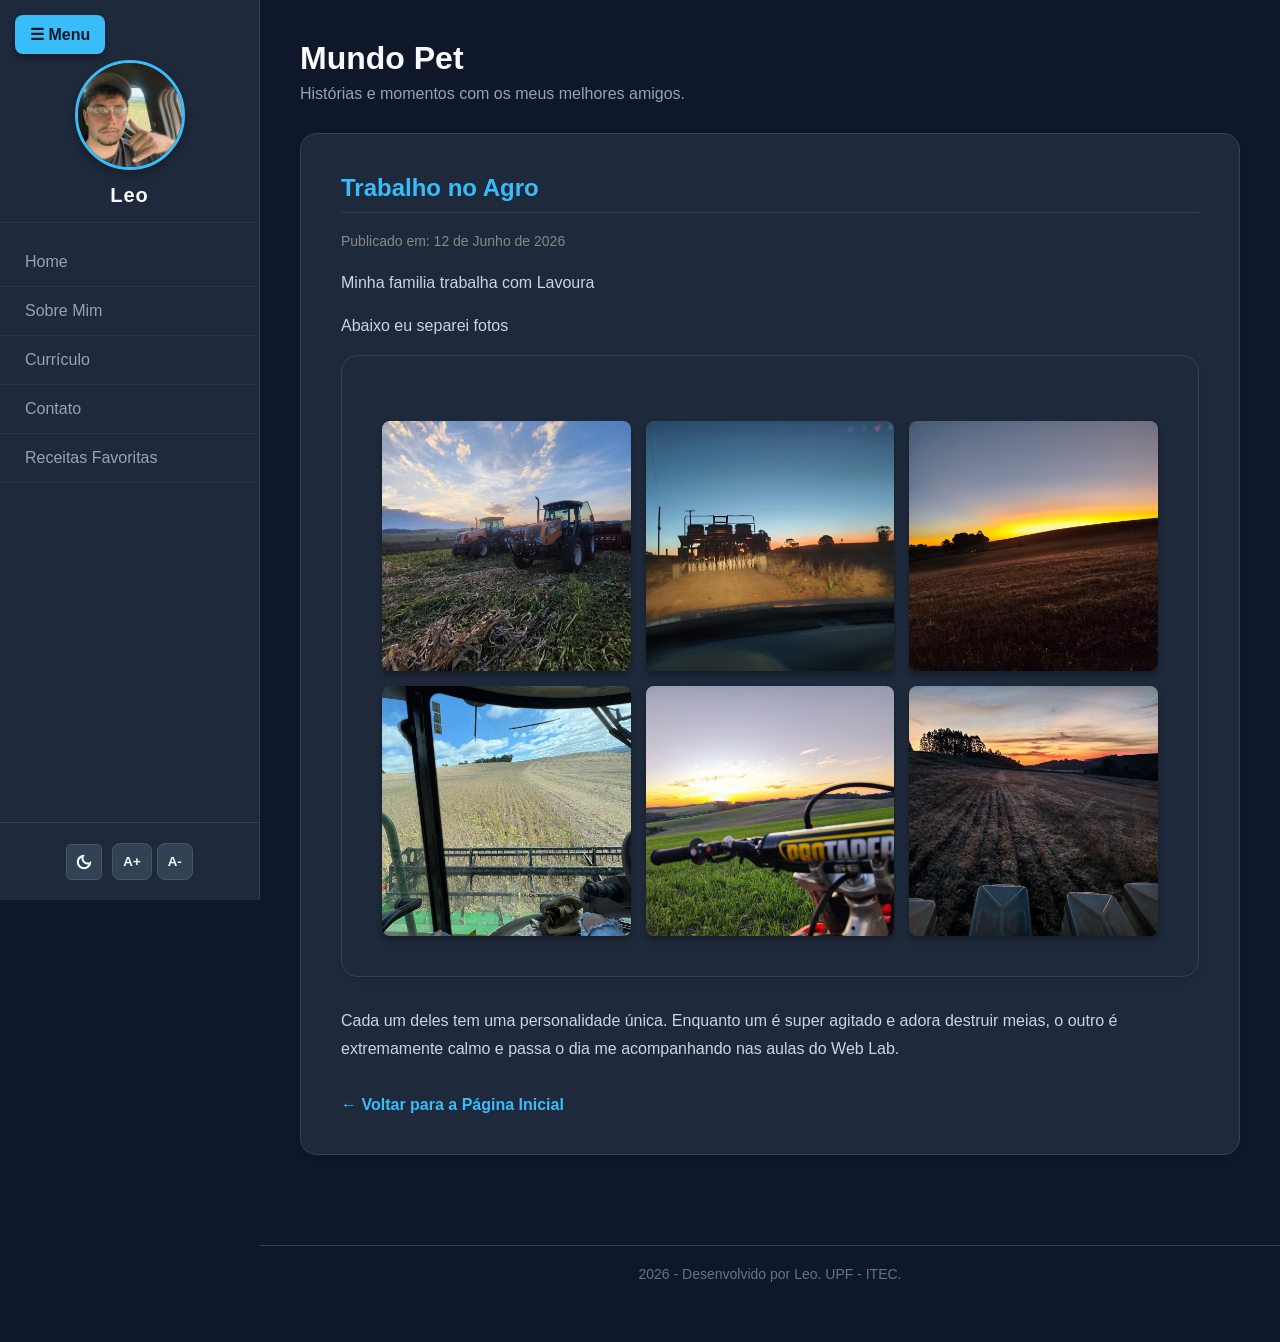
<file: trabalho.html>
<!DOCTYPE html>
<html lang="en">
<head>
    <meta charset="UTF-8">
    <meta name="viewport" content="width=device-width, initial-scale=1.0">
    <title>Document</title>
        <link rel="icon" type="image/png" href="./assets/marcos.jpg">
        <link rel="stylesheet" href="./css/styles.css">
</head>
<body>
<button id="btn-menu" class="btn-menu-toggle">☰ Menu</button><link rel="stylesheet" href="https://fonts.googleapis.com/css2?family=Material+Symbols+Outlined:opsz,wght,FILL,GRAD@24,400,0,0" />

<nav class="navbar">
       <div class="perfil-menu">
        <img src="./assets/leo.jpeg" alt="Foto do Leo" class="foto-perfil-menu">
        <h3>Leo</h3>
    </div>
    <a href="index.html">Home</a>
    <a href="about.html">Sobre Mim</a>
    <a href="curriculum.html">Currículo</a>
    <a href="contact.html">Contato</a>
    <a href="receitas.html">Receitas Favoritas</a>

    <div class="controles-acessibilidade">
       <button id="btn-dark-mode" class="material-symbols-outlined">dark_mode</button>
      <div class="botoes-fonte">
            <button id="btn-aumentar">A+</button>
            <button id="btn-diminuir">A-</button>
        </div>
    </div>
</nav>
<header>
    <h1>Mundo Pet</h1>
    <p>Histórias e momentos com os meus melhores amigos.</p>
</header>

<main class="container">
    <section class="page-card">
        <h2> Trabalho no Agro </h2>
        <span class="data-post" style="color: #888; font-size: 14px; display: block; margin-bottom: 20px;">Publicado em: 12 de Junho de 2026</span>
        
        <p> Minha familia trabalha com Lavoura</p>
        
        <p>Abaixo eu separei fotos   </p>
        
     
    <article class="page-card">
    
        <!-- A 'super-caixa' da galeria -->
        <section class="galeria-grid">
            <img src="./assets/trabaio/3.jpg" alt="Foto do meu cão 1">
            <img src="./assets/trabaio/4.jpg" alt="Foto do meu cão 1">
            <img src="./assets/trabaio/5.jpg" alt="Foto do meu cão 1">
            <img src="./assets/trabaio/6.jpg" alt="Foto do meu cão 1">
            <img src="./assets/trabaio/7.jpg" alt="Foto do meu cão 1">
            <img src="./assets/trabaio/13.jpg" alt="Foto do meu cão 1">
        </section>

    </article>

        
        <p style="margin-top: 25px;">Cada um deles tem uma personalidade única. Enquanto um é super agitado e adora destruir meias, o outro é extremamente calmo e passa o dia me acompanhando nas aulas do Web Lab.</p>
        
        <br>
        <a href="index.html" style="color: #38bdf8; font-weight: bold; text-decoration: none;">← Voltar para a Página Inicial</a>
    </section>
</main>

<footer>
    <p> 2026 - Desenvolvido por Leo. UPF - ITEC.</p>
</footer>

<script src="js/script.js"></script>
</body>
</html>
</file>
<file: css/styles.css>
* {
  box-sizing: border-box;
}

body {
  font-family: 'Segoe UI', Tahoma, Geneva, Verdana, sans-serif;
  margin: 0;
  padding-left: 260px;
  background-color: #0f172a;
  color: #f8fafc;
}


.navbar {
  position: fixed;
  top: 0;
  left: 0;
  width: 260px;
  height: 100vh;
  background-color: #1e293b;
  border-right: 1px solid #334155;
  display: flex;
  flex-direction: column;
  padding-top: 20px;
  z-index: 10;
}

.navbar a {
  color: #94a3b8;
  text-decoration: none;
  padding: 15px 25px;
  font-weight: 500;
  transition: all 0.2s ease;
  border-bottom: 1px solid rgba(51, 65, 85, 0.4);
}


.navbar a:hover {
  color: #38bdf8;
  background-color: rgba(56, 189, 248, 0.06);
  padding-left: 32px;
}


.controles-acessibilidade {
  margin-top: auto;
  padding: 20px;
  border-top: 1px solid #334155;
  display: flex;
  flex-direction: column;
  gap: 10px;
}

.controles-acessibilidade button {
  background-color: #334155;
  color: #f8fafc;
  border: 1px solid #475569;
  padding: 10px;
  border-radius: 8px;
  cursor: pointer;
  font-weight: 600;
  transition: background 0.2s;
}

.controles-acessibilidade button:hover {
  background-color: #475569;
  color: #38bdf8;
}

.botoes-fonte {
  display: flex;
  gap: 10px;
}

.botoes-fonte button {
  flex: 1;
}


.perfil-menu {
  text-align: center;
  margin-bottom: 15px;
  padding-bottom: 15px;
  border-bottom: 1px solid rgba(51, 65, 85, 0.4);
}

.foto-perfil-menu {
  width: 110px;
  height: 110px;
  border-radius: 50%;
  object-fit: cover;
  border: 3px solid #38bdf8;
  box-shadow: 0 4px 10px rgba(0, 0, 0, 0.3);
  margin-bottom: 10px;
}

.perfil-menu h3 {
  color: #f8fafc;
  margin: 0;
  font-size: 20px;
  letter-spacing: 1px;
}


header {
  max-width: 1200px;
  margin: 40px auto 10px auto;
  padding: 0 40px;
}

header h1 {
  margin: 0;
  color: #f8fafc;
  font-size: 32px;
}

header p {
  margin: 8px 0 0 0;
  color: #94a3b8;
  font-size: 16px;
}

footer {
  max-width: 1200px;
  margin: 40px auto;
  padding: 20px 40px;
  border-top: 1px solid #334155;
  text-align: center;
}

footer p {
  color: #64748b;
  font-size: 14px;
  margin: 0;
}


.container {
  max-width: 1200px;
  margin: 0 auto;
  padding: 20px 40px;
  display: flex;
  flex-wrap: wrap;
  justify-content: space-between;
}


.introducao-blog, .post-card {
  background-color: #1e293b;
  border: 1px solid #334155;
  border-radius: 16px;
  padding: 30px;
  margin-bottom: 35px;
  position: relative; 
}

.introducao-blog {
  width: 100%;
}

.post-card {
  width: 48%;
  box-shadow: 0 4px 6px -1px rgba(0, 0, 0, 0.1);
  transition: transform 0.3s cubic-bezier(0.4, 0, 0.2, 1), border-color 0.3s ease, box-shadow 0.3s ease;
}


.post-card:hover {
  transform: translateY(-6px);
  border-color: #38bdf8;
  box-shadow: 0 20px 25px -5px rgba(0, 0, 0, 0.3), 0 10px 10px -5px rgba(56, 189, 248, 0.04);
}

.introducao-blog h2, .post-card h3 {
  color: #38bdf8;
  margin-top: 0;
  margin-bottom: 12px;
  font-size: 22px;
}

.introducao-blog p, .post-card p {
  color: #cbd5e1;
  line-height: 1.6;
}

.data-post {
  color: #64748b;
  font-size: 13px;
  display: block;
  margin-bottom: 15px;
}

.imagem-post {
  width: 100%;
  height: 200px;
  object-fit: cover;
  border-radius: 8px;
  margin-bottom: 15px;
}


.link-card-inteiro {
  color: #38bdf8;
  text-decoration: none;
  font-weight: bold;
  display: inline-block;
  margin-top: 15px;
}

.link-card-inteiro::after {
  content: "";
  position: absolute;
  top: 0;
  left: 0;
  width: 100%;
  height: 100%;
  z-index: 1;
}


.page-card {
  background-color: #1e293b;
  border: 1px solid #334155;
  width: 100%;
  padding: 40px;
  margin-bottom: 30px;
  border-radius: 16px;
  box-shadow: 0 4px 6px -1px rgba(0, 0, 0, 0.1);
}

.page-card h2 {
  color: #38bdf8;
  margin-top: 0;
  margin-bottom: 20px;
  border-bottom: 1px solid #334155;
  padding-bottom: 10px;
}

.page-card p {
  color: #cbd5e1;
  line-height: 1.7;
  font-size: 16px;
}




.foto-perfil-redonda {
  width: 250px; 
  height: 250px;
  border-radius: 50%;
  object-fit: cover;
  display: block;
  margin: 0 auto 25px auto;
  box-shadow: 0 10px 15px -3px rgba(0, 0, 0, 0.3);
  border: 4px solid #334155;
}


#form-contato input, #form-contato textarea {
  background-color: #0f172a;
  border: 1px solid #334155;
  color: #f8fafc;
  padding: 12px;
  border-radius: 6px;
  font-family: inherit;
  font-size: 15px;
  transition: border-color 0.2s;
}

#form-contato input:focus, #form-contato textarea:focus {
  outline: none;
  border-color: #38bdf8;
}


table th {
  background-color: #334155 !important;
  color: #38bdf8 !important;
  font-weight: 600;
}

table tr {
  border-bottom: 1px solid rgba(51, 65, 85, 0.5) !important;
}

table td {
  color: #cbd5e1;
}


.galeria-caes {
  display: flex;
  flex-wrap: wrap;
  gap: 15px;
  margin-top: 25px;
}

.galeria-caes img {
  width: calc(50% - 8px);
  height: 220px;
  object-fit: cover;
  border-radius: 8px;
  box-shadow: 0 4px 6px rgba(0,0,0,0.2);
}


@media screen and (max-width: 900px) {
  body {
    padding-left: 0;
  }

  .navbar {
    position: relative;
    width: 100%;
    height: auto;
    border-right: none;
    border-bottom: 1px solid #334155;
  }
  
  .controles-acessibilidade {
    margin-top: 10px;
  }

  .post-card {
    width: 100%;
  }
  
  .galeria-caes img {
    width: 100%;
  }
}

.container > h1, 
.container > h2, 
.container > h3,
.titulo-feed, 
.introducao-blog {
  flex-basis: 100%;
  width: 100%;
  margin-bottom: 25px;
}



.galeria-grid {
  display: grid;
  
 
  grid-template-columns: repeat(3, 1fr); 
  
 
  gap: 15px; 
  
  margin-top: 25px;
}


.galeria-grid img {
  width: 100%;
  height: 250px;
  
 
  object-fit: cover; 
  
  border-radius: 8px;
  box-shadow: 0 4px 6px rgba(0, 0, 0, 0.3);
  
 
  transition: transform 0.2s ease; 
}


.galeria-grid img:hover {
  transform: scale(1.05);
  box-shadow: 0 8px 15px rgba(0, 0, 0, 0.5);
}


@media screen and (max-width: 768px) {
  .galeria-grid {
   
    grid-template-columns: repeat(2, 1fr); 
  }
}

@media screen and (max-width: 480px) {
  .galeria-grid {
   
    grid-template-columns: 1fr; 
  }
}



.imagem-capa-post {
  width: 100%;
  
 
  height: 200px; 
  
 
  object-fit: cover; 
  
 
  border-radius: 8px; 
  box-shadow: 0 4px 6px rgba(0, 0, 0, 0.2);
  
 
  margin-bottom: 15px; 
  
 
  display: block; 
}


.post-card img {
  width: 100% !important;
  height: 200px !important;
  object-fit: cover !important;
  border-radius: 8px !important;
  display: block !important;
  margin-bottom: 15px !important;
}




.btn-menu-toggle {
  position: fixed;
  top: 15px;
  left: 15px;
  z-index: 9999;
  background-color: #38bdf8;
  color: #0f172a;
  border: none;
  padding: 10px 15px;
  font-size: 16px;
  font-weight: bold;
  border-radius: 8px;
  cursor: pointer;
  box-shadow: 0 4px 6px rgba(0, 0, 0, 0.3);
  transition: background-color 0.2s, transform 0.2s;
}

.btn-menu-toggle:hover {
  background-color: #0284c7;
  color: white;
  transform: scale(1.05);
}


.navbar, body {
  transition: transform 0.4s ease, padding-left 0.4s ease;
}


.navbar {
  padding-top: 60px; 
}



.navbar.fechada {
  transform: translateX(-100%);
}


body.menu-fechado {
  padding-left: 0;
}




body.dark-mode {
  background-color: #121212 !important;
  color: #e0e0e0 !important;
}


body.dark-mode .page-card,
body.dark-mode .post-card,
body.dark-mode .navbar {
  background-color: #1e1e1e !important;
  border: 1px solid #333 !important;
  box-shadow: none !important;
}


body.dark-mode h1, 
body.dark-mode h2, 
body.dark-mode h3,
body.dark-mode span,
body.dark-mode label,
body.dark-mode p {
  color: #e0e0e0 !important;
}


body.dark-mode a {
  color: #60a5fa !important;
}


body.dark-mode input,
body.dark-mode textarea {
  background-color: #2d2d2d !important;
  color: #ffffff !important;
  border: 1px solid #444 !important;
}

body.dark-mode table th {
  background-color: #333 !important;
  border-bottom: 1px solid #555 !important;
}

#btn-dark-mode {
  display: flex;
  align-items: center;
  justify-content: center;
  padding: 8px;
  border-radius: 50%;
  font-size: 24px;
}



body.dark-mode {
  background-color: #121212 !important;
}


body.dark-mode .container {
  background-color: transparent !important;
  box-shadow: none !important;
  border: none !important;
}


body.dark-mode .introducao-blog,
body.dark-mode .post-card {
  background-color: #1e1e1e !important;
  border: 1px solid #333333 !important;
  box-shadow: 0 4px 10px rgba(0, 0, 0, 0.5) !important;
}


body.dark-mode .introducao-blog h2,
body.dark-mode .introducao-blog p,
body.dark-mode .introducao-blog b,
body.dark-mode .titulo-feed,
body.dark-mode .post-card h3,
body.dark-mode .post-card span,
body.dark-mode .post-card p {
  color: #e0e0e0 !important;
}


body.dark-mode .post-card a {
  color: #60a5fa !important;
}


.controles-acessibilidade {
  display: flex !important;
  flex-direction: row !important;
  flex-wrap: nowrap !important;
  align-items: center !important;
  justify-content: center !important;
  gap: 10px !important;
  
 
  margin-top: auto !important;
  padding-bottom: 20px !important;
  width: 100%;
}

.botoes-fonte {
  display: flex !important;
  flex-direction: row !important;
  gap: 5px !important;
}


#btn-dark-mode {
  display: flex !important;
  align-items: center !important;
  justify-content: center !important;
  width: 36px !important;
  height: 36px !important;
  padding: 0 !important;
  border-radius: 5px !important;
  font-size: 20px !important;
  cursor: pointer;
}
</file>
